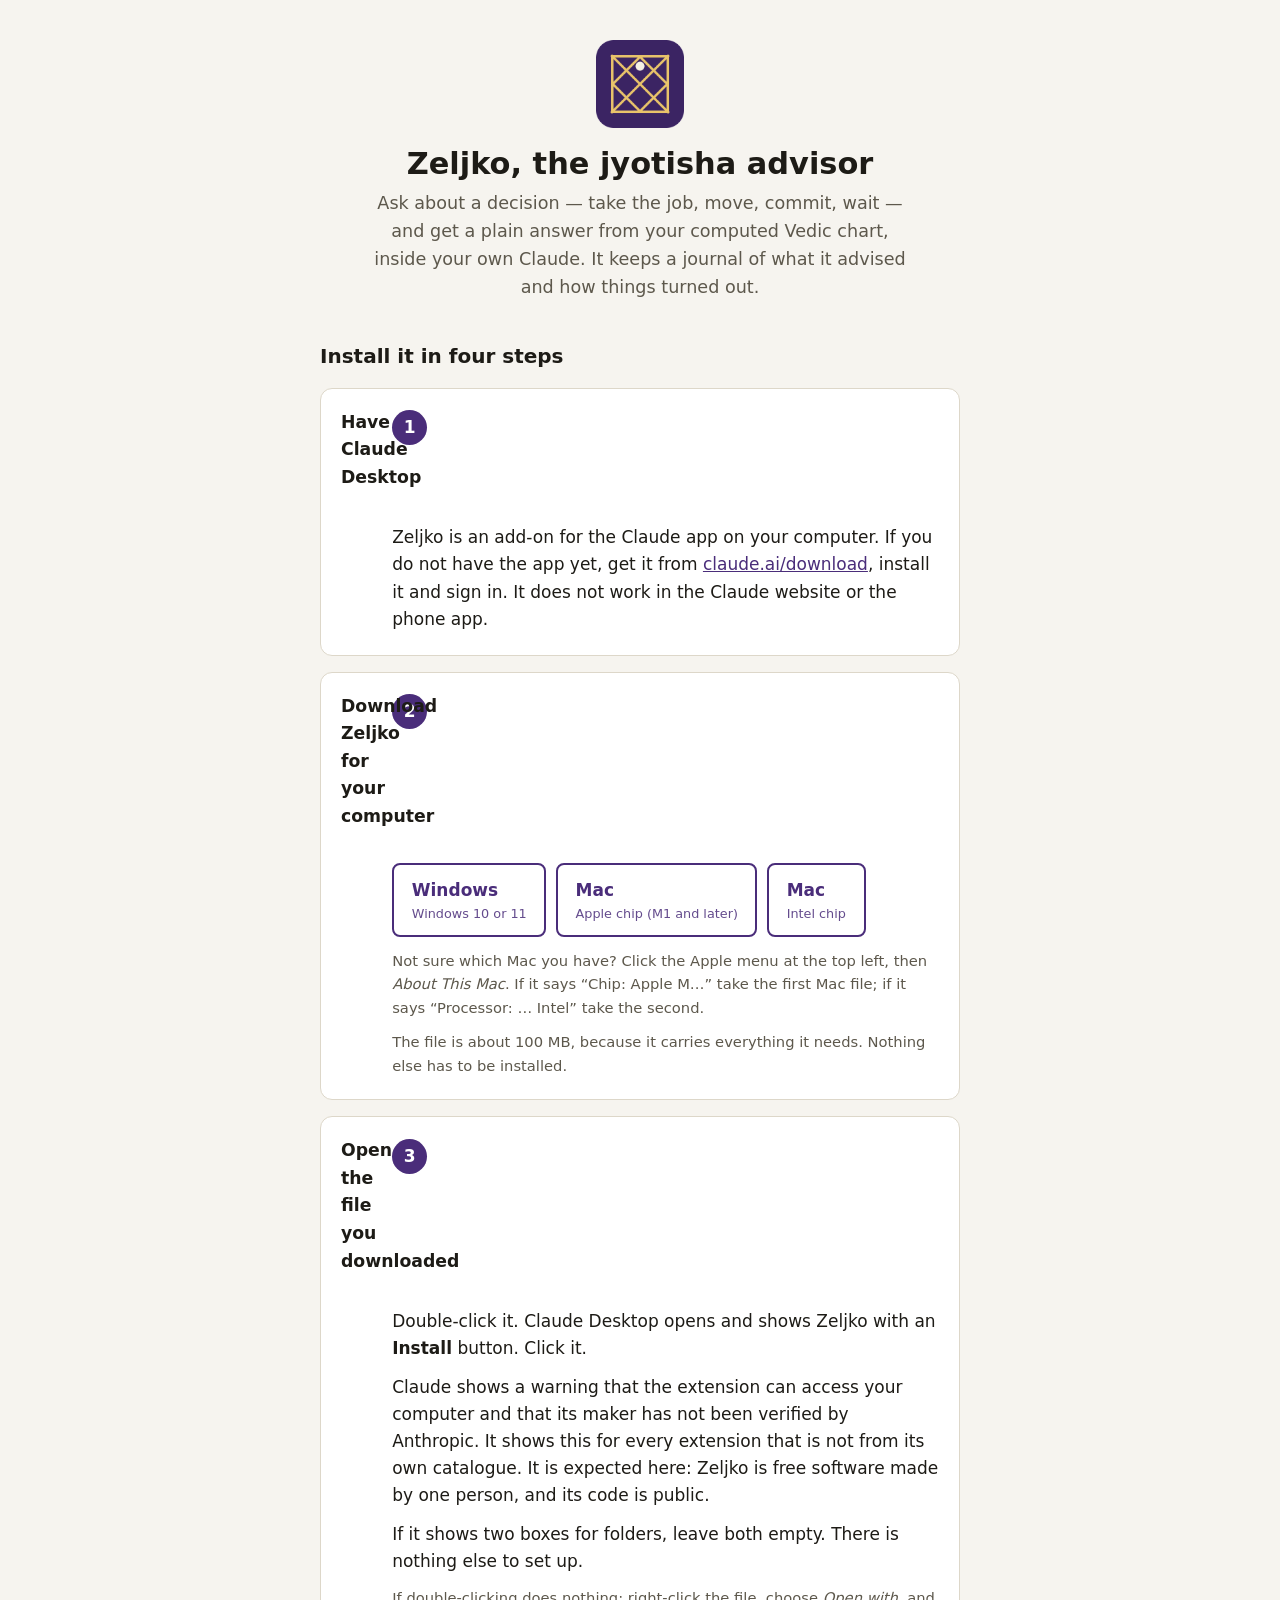
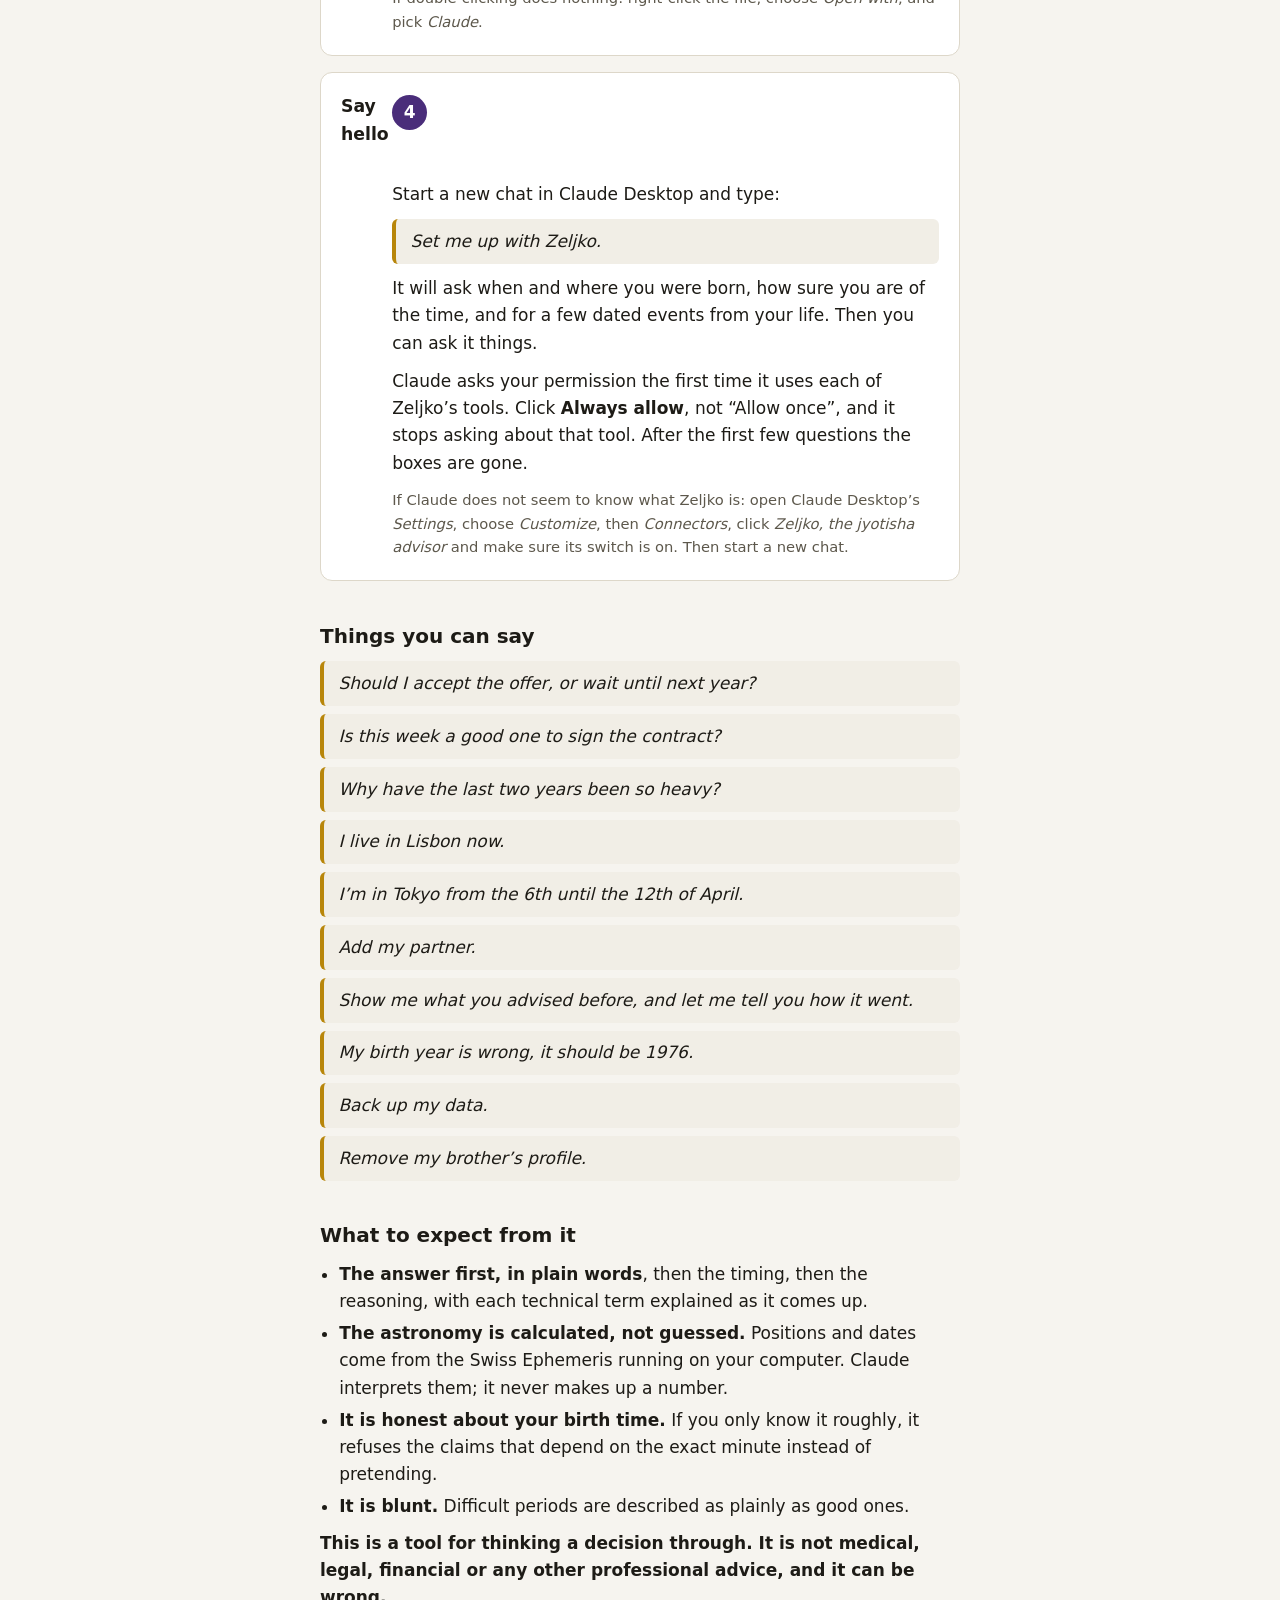
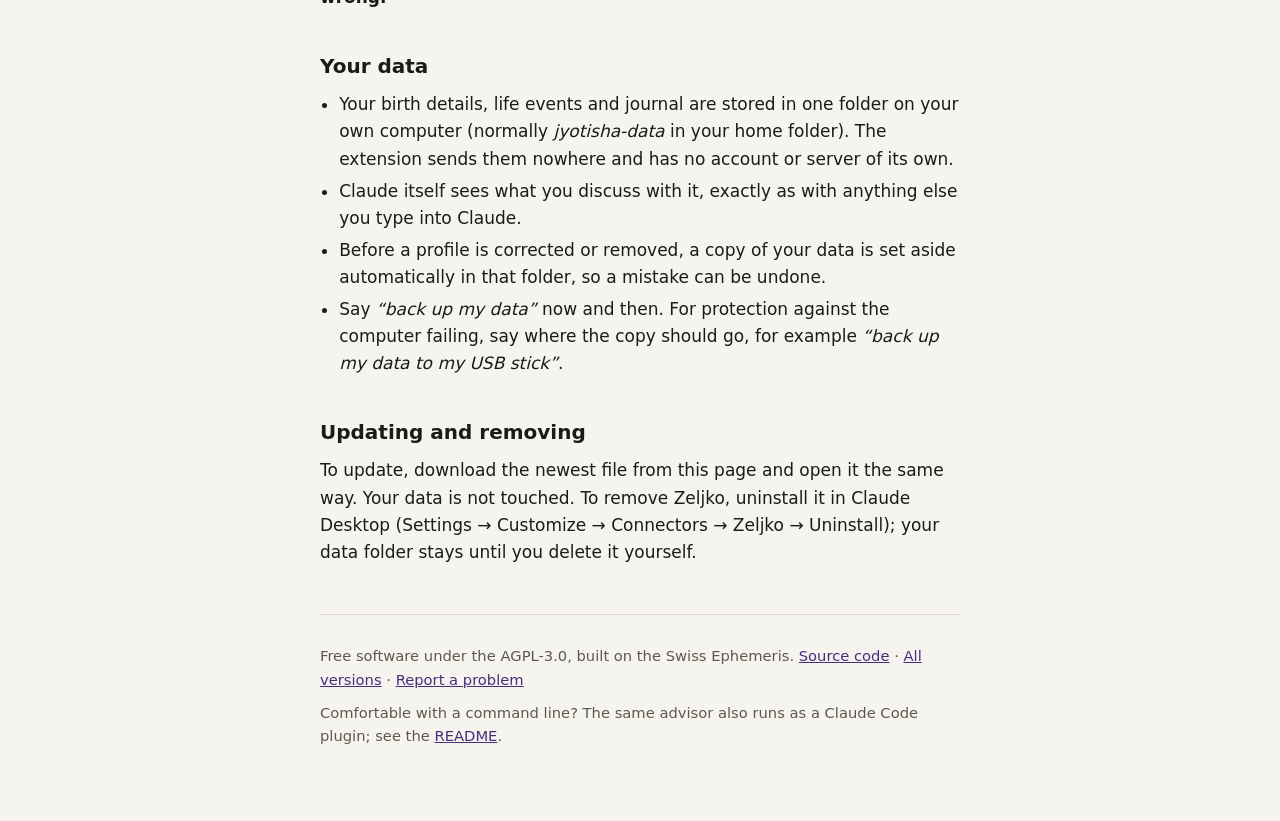
<file: docs/index.html>
<!doctype html>
<html lang="en">
<head>
<meta charset="utf-8">
<meta name="viewport" content="width=device-width,initial-scale=1">
<title>Zeljko, the jyotisha advisor for Claude</title>
<meta name="description" content="Ask about a decision and get an answer from your computed Vedic chart, inside your own Claude. Free, and your data stays on your computer.">
<link rel="icon" href="icon.png">
<style>
:root{--bg:#f6f4ef;--card:#fff;--ink:#1d1b16;--soft:#5d584c;--line:#ddd7c9;
 --accent:#4a2d7a;--on:#fff;--gold:#b8860b;--note:#f1eee6}
@media (prefers-color-scheme:dark){:root{--bg:#17141d;--card:#211c2b;--ink:#ece8df;
 --soft:#aaa394;--line:#3a3347;--accent:#8f6bd1;--on:#14101b;--gold:#e9c46a;--note:#2a2436}}
*{box-sizing:border-box}
body{margin:0;background:var(--bg);color:var(--ink);
 font:17px/1.6 system-ui,-apple-system,"Segoe UI",sans-serif}
main{max-width:42rem;margin:0 auto;padding:2.5rem 16px 4rem}
header{text-align:center;margin-bottom:2rem}
header img{width:88px;height:88px}
h1{font-size:1.9rem;line-height:1.2;margin:.6rem 0 .4rem}
h2{font-size:1.25rem;margin:2.4rem 0 .6rem}
p{margin:.6rem 0}
.lead{font-size:1.1rem;color:var(--soft);max-width:34rem;margin:0 auto}
.step{background:var(--card);border:1px solid var(--line);border-radius:12px;
 padding:1.1rem 1.25rem;margin:1rem 0;display:grid;grid-template-columns:2.4rem 1fr;gap:.2rem .8rem}
.n{grid-row:1/9;width:2.2rem;height:2.2rem;border-radius:50%;background:var(--accent);
 color:var(--on);font-weight:700;display:grid;place-items:center}
.step h3{margin:.15rem 0 .2rem;font-size:1.08rem}
.step>p,.step>div{grid-column:2;margin:.25rem 0}
.buttons{display:flex;flex-wrap:wrap;gap:.6rem;margin:.6rem 0}
a.dl{display:inline-block;padding:.7rem 1.1rem;border-radius:8px;text-decoration:none;
 border:2px solid var(--accent);color:var(--accent);font-weight:600}
a.dl.mine{background:var(--accent);color:var(--on)}
a.dl small{display:block;font-weight:400;font-size:.8rem;opacity:.85}
.say{background:var(--note);border-left:4px solid var(--gold);border-radius:6px;
 padding:.55rem .9rem;margin:.5rem 0;font-style:italic}
.small{font-size:.92rem;color:var(--soft)}
ul{padding-left:1.2rem;margin:.4rem 0}li{margin:.3rem 0}
a{color:var(--accent)}
footer{margin-top:3rem;padding-top:1.2rem;border-top:1px solid var(--line)}
</style>
</head>
<body>
<main>
<header>
  <img src="icon.png" alt="">
  <h1>Zeljko, the jyotisha advisor</h1>
  <p class="lead">Ask about a decision &mdash; take the job, move, commit, wait &mdash;
  and get a plain answer from your computed Vedic chart, inside your own Claude.
  It keeps a journal of what it advised and how things turned out.</p>
</header>

<h2>Install it in four steps</h2>

<section class="step">
  <div class="n">1</div>
  <h3>Have Claude Desktop</h3>
  <p>Zeljko is an add-on for the Claude app on your computer. If you do not have
  the app yet, get it from <a href="https://claude.ai/download">claude.ai/download</a>,
  install it and sign in. It does not work in the Claude website or the phone app.</p>
</section>

<section class="step">
  <div class="n">2</div>
  <h3>Download Zeljko for your computer</h3>
  <div class="buttons">
    <a class="dl" data-os="windows" href="https://github.com/nidzus/zeljko/releases/latest/download/zeljko-windows.mcpb">Windows<small>Windows 10 or 11</small></a>
    <a class="dl" data-os="mac" href="https://github.com/nidzus/zeljko/releases/latest/download/zeljko-mac-apple-silicon.mcpb">Mac<small>Apple chip (M1 and later)</small></a>
    <a class="dl" href="https://github.com/nidzus/zeljko/releases/latest/download/zeljko-mac-intel.mcpb">Mac<small>Intel chip</small></a>
  </div>
  <p class="small" id="hint">Not sure which Mac you have? Click the Apple menu at the
  top left, then <em>About This Mac</em>. If it says &ldquo;Chip: Apple M&hellip;&rdquo;
  take the first Mac file; if it says &ldquo;Processor: &hellip; Intel&rdquo; take the second.</p>
  <p class="small">The file is about 100&nbsp;MB, because it carries everything it
  needs. Nothing else has to be installed.</p>
</section>

<section class="step">
  <div class="n">3</div>
  <h3>Open the file you downloaded</h3>
  <p>Double-click it. Claude Desktop opens and shows Zeljko with an
  <strong>Install</strong> button. Click it.</p>
  <p>Claude shows a warning that the extension can access your computer and
  that its maker has not been verified by Anthropic. It shows this for every
  extension that is not from its own catalogue. It is expected here: Zeljko is
  free software made by one person, and its code is public.</p>
  <p>If it shows two boxes for folders, leave both empty. There is nothing
  else to set up.</p>
  <p class="small">If double-clicking does nothing: right-click the file,
  choose <em>Open with</em>, and pick <em>Claude</em>.</p>
</section>

<section class="step">
  <div class="n">4</div>
  <h3>Say hello</h3>
  <p>Start a new chat in Claude Desktop and type:</p>
  <div class="say">Set me up with Zeljko.</div>
  <p>It will ask when and where you were born, how sure you are of the time,
  and for a few dated events from your life. Then you can ask it things.</p>
  <p>Claude asks your permission the first time it uses each of Zeljko&rsquo;s
  tools. Click <strong>Always allow</strong>, not &ldquo;Allow once&rdquo;, and
  it stops asking about that tool. After the first few questions the boxes
  are gone.</p>
  <p class="small">If Claude does not seem to know what Zeljko is: open
  Claude Desktop&rsquo;s <em>Settings</em>, choose <em>Customize</em>, then
  <em>Connectors</em>, click <em>Zeljko, the jyotisha advisor</em> and make
  sure its switch is on. Then start a new chat.</p>
</section>

<h2>Things you can say</h2>
<div class="say">Should I accept the offer, or wait until next year?</div>
<div class="say">Is this week a good one to sign the contract?</div>
<div class="say">Why have the last two years been so heavy?</div>
<div class="say">I live in Lisbon now.</div>
<div class="say">I&rsquo;m in Tokyo from the 6th until the 12th of April.</div>
<div class="say">Add my partner.</div>
<div class="say">Show me what you advised before, and let me tell you how it went.</div>
<div class="say">My birth year is wrong, it should be 1976.</div>
<div class="say">Back up my data.</div>
<div class="say">Remove my brother&rsquo;s profile.</div>

<h2>What to expect from it</h2>
<ul>
  <li><strong>The answer first, in plain words</strong>, then the timing, then
  the reasoning, with each technical term explained as it comes up.</li>
  <li><strong>The astronomy is calculated, not guessed.</strong> Positions and
  dates come from the Swiss Ephemeris running on your computer. Claude
  interprets them; it never makes up a number.</li>
  <li><strong>It is honest about your birth time.</strong> If you only know it
  roughly, it refuses the claims that depend on the exact minute instead of
  pretending.</li>
  <li><strong>It is blunt.</strong> Difficult periods are described as plainly
  as good ones.</li>
</ul>
<p><strong>This is a tool for thinking a decision through. It is not medical,
legal, financial or any other professional advice, and it can be wrong.</strong></p>

<h2>Your data</h2>
<ul>
  <li>Your birth details, life events and journal are stored in one folder on
  your own computer (normally <em>jyotisha-data</em> in your home folder). The
  extension sends them nowhere and has no account or server of its own.</li>
  <li>Claude itself sees what you discuss with it, exactly as with anything
  else you type into Claude.</li>
  <li>Before a profile is corrected or removed, a copy of your data is set
  aside automatically in that folder, so a mistake can be undone.</li>
  <li>Say <em>&ldquo;back up my data&rdquo;</em> now and then. For protection
  against the computer failing, say where the copy should go, for example <em>&ldquo;back up my data to
  my USB stick&rdquo;</em>.</li>
</ul>

<h2>Updating and removing</h2>
<p>To update, download the newest file from this page and open it the same way.
Your data is not touched. To remove Zeljko, uninstall it in Claude Desktop
(Settings &rarr; Customize &rarr; Connectors &rarr; Zeljko &rarr; Uninstall); your data folder stays until you delete it yourself.</p>

<footer class="small">
  <p>Free software under the AGPL-3.0, built on the Swiss Ephemeris.
  <a href="https://github.com/nidzus/zeljko">Source code</a> &middot;
  <a href="https://github.com/nidzus/zeljko/releases">All versions</a> &middot;
  <a href="https://github.com/nidzus/zeljko/issues">Report a problem</a></p>
  <p>Comfortable with a command line? The same advisor also runs as a Claude
  Code plugin; see the <a href="https://github.com/nidzus/zeljko#readme">README</a>.</p>
</footer>
</main>
<script>
(function () {
  var ua = navigator.userAgent || "", os = /Windows/.test(ua) ? "windows" : /Mac OS X|Macintosh/.test(ua) ? "mac" : "";
  if (!os) return;
  var mine = document.querySelector('a.dl[data-os="' + os + '"]');
  if (mine) mine.classList.add("mine");
  if (os === "windows") document.getElementById("hint").hidden = true;
})();
</script>
</body>
</html>
</file>
